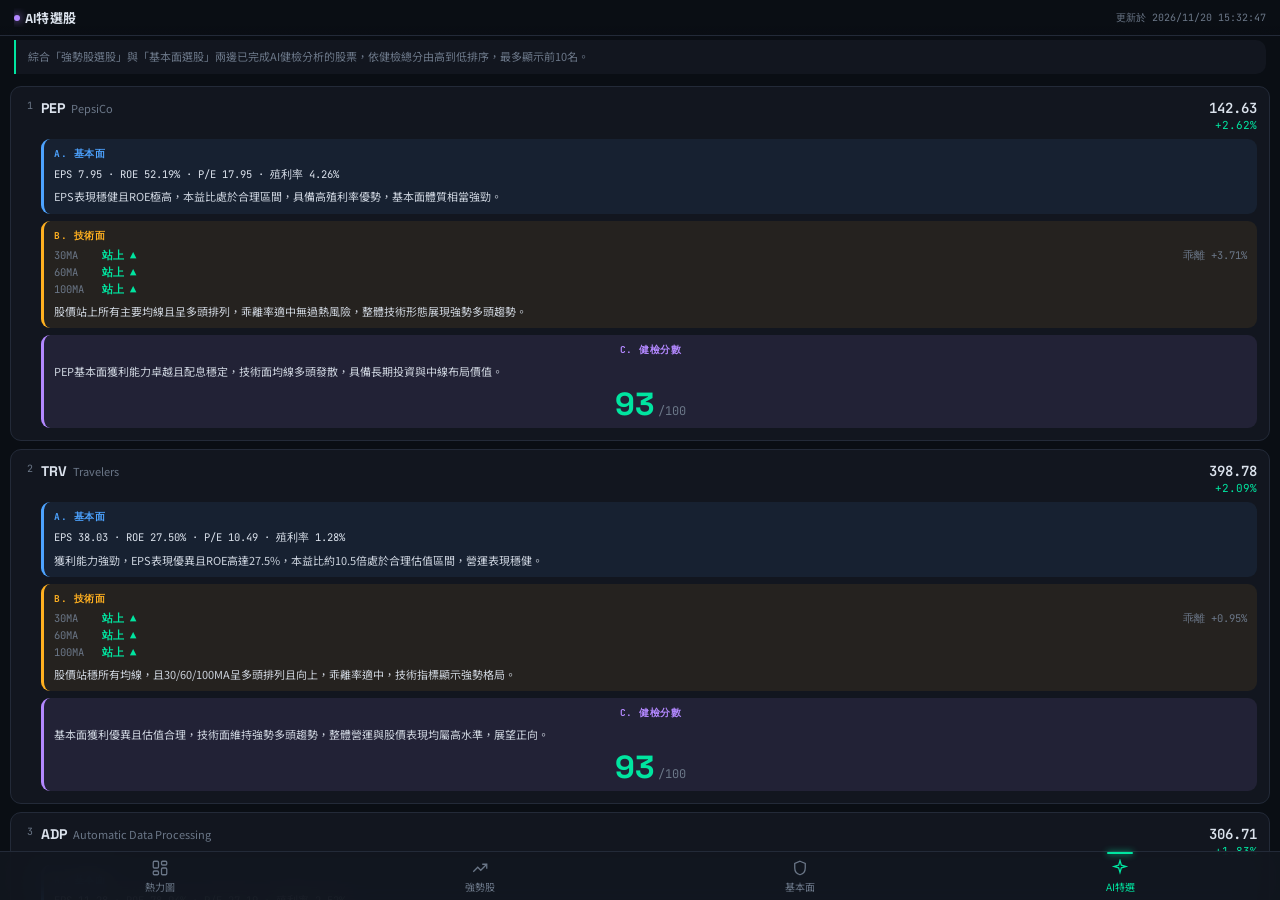
<file: ai-picks.html>
<!DOCTYPE html>
<html lang="zh-Hant">
<head>
<meta charset="UTF-8">
<meta name="viewport" content="width=device-width, initial-scale=1, viewport-fit=cover, maximum-scale=1">
<title>AI特選股｜Market Dashboard</title>
<link rel="preconnect" href="https://fonts.googleapis.com">
<link rel="preconnect" href="https://fonts.gstatic.com" crossorigin>
<link href="https://fonts.googleapis.com/css2?family=Space+Grotesk:wght@500;700&family=JetBrains+Mono:wght@400;600&family=Noto+Sans+TC:wght@400;500;700&display=swap" rel="stylesheet">
<link rel="stylesheet" href="css/style.css">
</head>
<body>

<header class="app-header">
  <h1><span class="dot" style="background:var(--accent-purple); box-shadow:0 0 8px var(--accent-purple);"></span>AI特選股</h1>
  <span class="meta" id="updated-meta">載入中…</span>
</header>

<main>
  <div class="condition-desc" id="condition-desc">—</div>
  <div class="stock-list" id="stock-list"></div>
  <div id="empty" class="empty-state" style="display:none;">
    <strong>沒有可顯示的資料</strong>
    找不到 data/ai_picks.json，請確認 GitHub Actions 是否已產生資料檔。
  </div>
</main>

<nav class="tabbar">
  <a href="index.html">
    <svg viewBox="0 0 24 24"><rect x="3" y="3" width="7" height="9" rx="1.5"/><rect x="14" y="3" width="7" height="5" rx="1.5"/><rect x="14" y="12" width="7" height="9" rx="1.5"/><rect x="3" y="16" width="7" height="5" rx="1.5"/></svg>
    熱力圖
  </a>
  <a href="screener.html">
    <svg viewBox="0 0 24 24"><path d="M3 17l6-6 4 4 8-8"/><path d="M15 7h6v6"/></svg>
    強勢股
  </a>
  <a href="fundamentals.html">
    <svg viewBox="0 0 24 24"><path d="M12 3l7 3v6c0 4.5-3 8-7 9-4-1-7-4.5-7-9V6l7-3z"/></svg>
    基本面
  </a>
  <a href="ai-picks.html" class="active">
    <svg viewBox="0 0 24 24"><path d="M12 2l1.8 6.2L20 10l-6.2 1.8L12 18l-1.8-6.2L4 10l6.2-1.8L12 2z"/></svg>
    AI特選
  </a>
</nav>

<script src="js/ai_picks.js"></script>
</body>
</html>
</file>
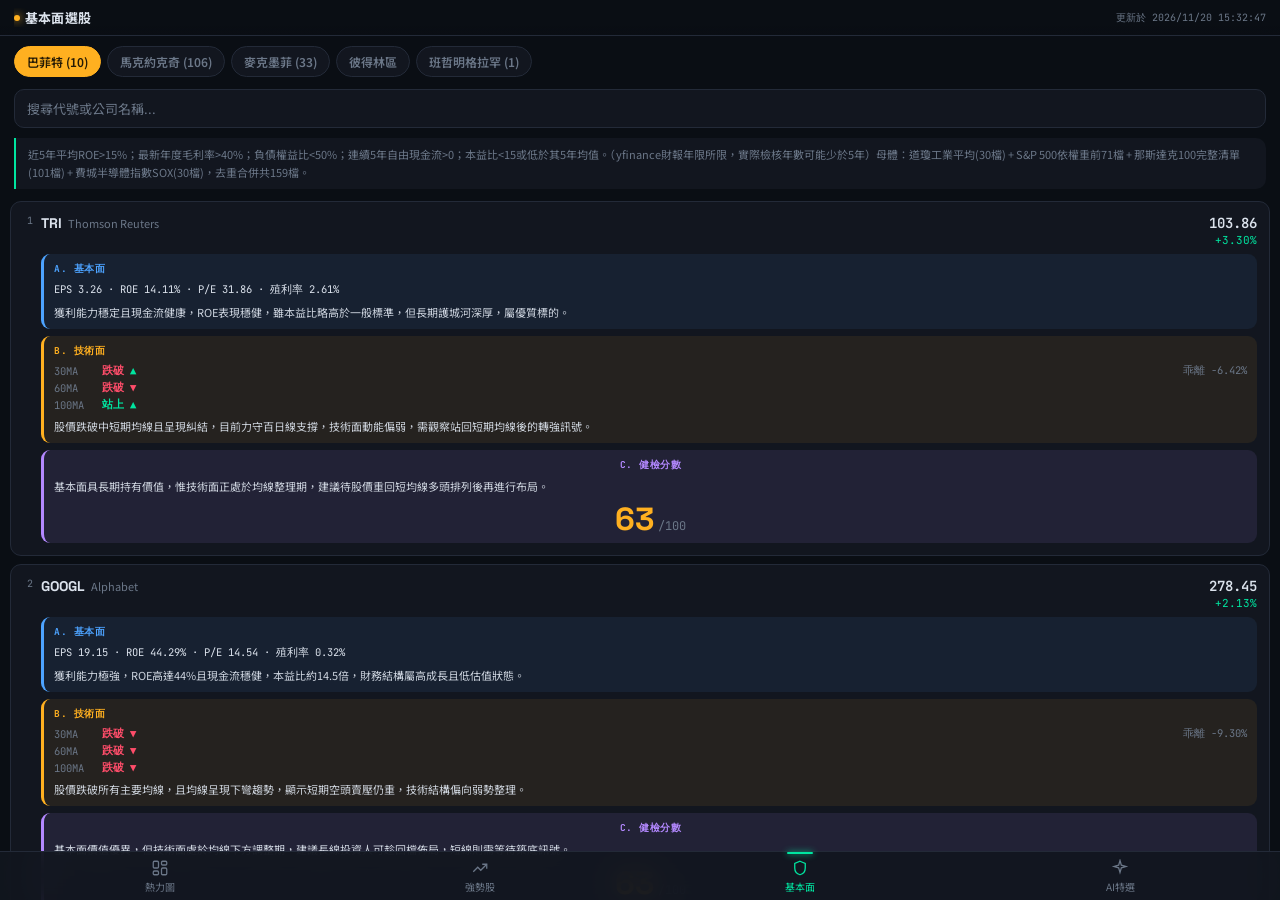
<file: fundamentals.html>
<!DOCTYPE html>
<html lang="zh-Hant">
<head>
<meta charset="UTF-8">
<meta name="viewport" content="width=device-width, initial-scale=1, viewport-fit=cover, maximum-scale=1">
<title>基本面選股｜Market Dashboard</title>
<link rel="preconnect" href="https://fonts.googleapis.com">
<link rel="preconnect" href="https://fonts.gstatic.com" crossorigin>
<link href="https://fonts.googleapis.com/css2?family=Space+Grotesk:wght@500;700&family=JetBrains+Mono:wght@400;600&family=Noto+Sans+TC:wght@400;500;700&display=swap" rel="stylesheet">
<link rel="stylesheet" href="css/style.css">
<style>
  #master-tabs .pill.active{
    color:#241a05;
    background: var(--accent-amber);
    border-color: var(--accent-amber);
  }
</style>
</head>
<body>

<header class="app-header">
  <h1><span class="dot" style="background:var(--accent-amber); box-shadow:0 0 8px var(--accent-amber);"></span>基本面選股</h1>
  <span class="meta" id="updated-meta">載入中…</span>
</header>

<main>
  <div class="pill-row" id="master-tabs"></div>
  <div class="condition-desc" id="condition-desc">—</div>
  <div class="stock-list" id="stock-list"></div>
  <div id="empty" class="empty-state" style="display:none;">
    <strong>沒有可顯示的資料</strong>
    找不到 data/fundamentals.json，請確認 GitHub Actions 是否已產生資料檔。
  </div>
</main>

<nav class="tabbar">
  <a href="index.html">
    <svg viewBox="0 0 24 24"><rect x="3" y="3" width="7" height="9" rx="1.5"/><rect x="14" y="3" width="7" height="5" rx="1.5"/><rect x="14" y="12" width="7" height="9" rx="1.5"/><rect x="3" y="16" width="7" height="5" rx="1.5"/></svg>
    熱力圖
  </a>
  <a href="screener.html">
    <svg viewBox="0 0 24 24"><path d="M3 17l6-6 4 4 8-8"/><path d="M15 7h6v6"/></svg>
    強勢股
  </a>
  <a href="fundamentals.html" class="active">
    <svg viewBox="0 0 24 24"><path d="M12 3l7 3v6c0 4.5-3 8-7 9-4-1-7-4.5-7-9V6l7-3z"/></svg>
    基本面
  </a>
  <a href="ai-picks.html">
    <svg viewBox="0 0 24 24"><path d="M12 2l1.8 6.2L20 10l-6.2 1.8L12 18l-1.8-6.2L4 10l6.2-1.8L12 2z"/></svg>
    AI特選
  </a>
</nav>

<script src="js/fundamentals.js"></script>
</body>
</html>
</file>
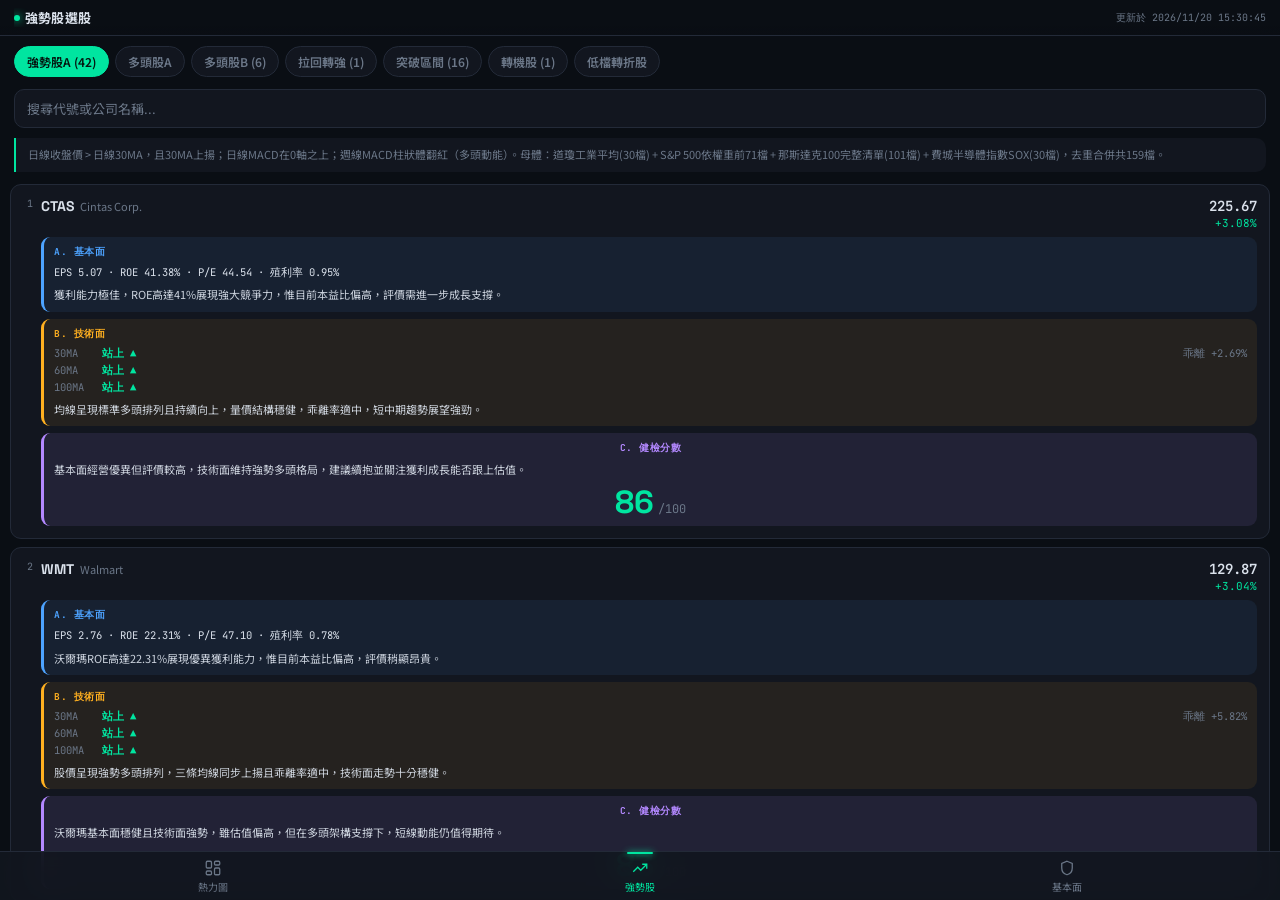
<file: screener.html>
<!DOCTYPE html>
<html lang="zh-Hant">
<head>
<meta charset="UTF-8">
<meta name="viewport" content="width=device-width, initial-scale=1, viewport-fit=cover, maximum-scale=1">
<title>強勢股選股｜Market Dashboard</title>
<link rel="preconnect" href="https://fonts.googleapis.com">
<link rel="preconnect" href="https://fonts.gstatic.com" crossorigin>
<link href="https://fonts.googleapis.com/css2?family=Space+Grotesk:wght@500;700&family=JetBrains+Mono:wght@400;600&family=Noto+Sans+TC:wght@400;500;700&display=swap" rel="stylesheet">
<link rel="stylesheet" href="css/style.css">
</head>
<body>

<header class="app-header">
  <h1><span class="dot"></span>強勢股選股</h1>
  <span class="meta" id="updated-meta">載入中…</span>
</header>

<main>
  <div class="pill-row" id="condition-tabs"></div>
  <div class="condition-desc" id="condition-desc">—</div>
  <div class="stock-list" id="stock-list"></div>
  <div id="empty" class="empty-state" style="display:none;">
    <strong>沒有可顯示的資料</strong>
    找不到 data/screener.json，請確認 GitHub Actions 是否已產生資料檔。
  </div>
</main>

<nav class="tabbar">
  <a href="index.html">
    <svg viewBox="0 0 24 24"><rect x="3" y="3" width="7" height="9" rx="1.5"/><rect x="14" y="3" width="7" height="5" rx="1.5"/><rect x="14" y="12" width="7" height="9" rx="1.5"/><rect x="3" y="16" width="7" height="5" rx="1.5"/></svg>
    熱力圖
  </a>
  <a href="screener.html" class="active">
    <svg viewBox="0 0 24 24"><path d="M3 17l6-6 4 4 8-8"/><path d="M15 7h6v6"/></svg>
    強勢股
  </a>
  <a href="fundamentals.html">
    <svg viewBox="0 0 24 24"><path d="M12 3l7 3v6c0 4.5-3 8-7 9-4-1-7-4.5-7-9V6l7-3z"/></svg>
    基本面
  </a>
</nav>

<script src="js/screener.js"></script>
</body>
</html>
</file>
<file: css/style.css>
/* ========================================================
   Market Dashboard — shared styles
   風格：深色交易終端 (dark trading-desk terminal)
   ======================================================== */

:root{
  --bg:            #0a0e14;
  --bg-panel:      #12161f;
  --bg-panel-2:    #181d29;
  --border:        #232a38;
  --text:          #dbe2ec;
  --text-dim:      #6b7788;
  --accent-green:  #00e5a0;
  --accent-red:    #ff4d6a;
  --accent-amber:  #ffb020;
  --accent-blue:   #4da3ff;
  --accent-purple: #b388ff;

  --font-display:  'Space Grotesk', 'Noto Sans TC', sans-serif;
  --font-body:     'Noto Sans TC', -apple-system, BlinkMacSystemFont, sans-serif;
  --font-mono:     'JetBrains Mono', 'SFMono-Regular', Menlo, monospace;

  --safe-bottom: env(safe-area-inset-bottom, 0px);
  --safe-top: env(safe-area-inset-top, 0px);
}

*{ box-sizing: border-box; -webkit-tap-highlight-color: transparent; }

html,body{
  margin:0; padding:0;
  background: var(--bg);
  color: var(--text);
  font-family: var(--font-body);
  height:100%;
  overscroll-behavior-y: contain;
}

body{
  display:flex;
  flex-direction:column;
  min-height:100dvh;
}

::-webkit-scrollbar{ width:6px; height:6px; }
::-webkit-scrollbar-thumb{ background:var(--border); border-radius:3px; }

/* ---------- Header ---------- */
.app-header{
  position:sticky; top:0; z-index:20;
  padding-top: calc(8px + var(--safe-top));
  padding: calc(8px + var(--safe-top)) 14px 8px;
  background: linear-gradient(180deg, var(--bg) 70%, rgba(10,14,20,0.85));
  backdrop-filter: blur(10px);
  border-bottom: 1px solid var(--border);
  display:flex; align-items:center; justify-content:space-between; gap:8px;
}
.app-header h1{
  font-family: var(--font-display);
  font-size: 13px;
  font-weight: 700;
  letter-spacing: 0.2px;
  margin:0;
  display:flex; align-items:center; gap:5px;
  min-width:0;
  flex:1 1 auto;
  overflow:hidden;
  white-space:nowrap;
  text-overflow:ellipsis;
}
.app-header h1 .dot{
  width:6px; height:6px; border-radius:50%;
  background: var(--accent-green);
  box-shadow: 0 0 8px var(--accent-green);
  display:inline-block;
  animation: pulse 2.2s infinite ease-in-out;
}
@keyframes pulse{ 0%,100%{opacity:1} 50%{opacity:.35} }
.app-header .meta{
  font-family: var(--font-mono);
  flex-shrink:0;
  font-size: 10px;
  color: var(--text-dim);
  white-space:nowrap;
}

/* ---------- Main content area ---------- */
main{
  flex:1 1 auto;
  overflow-y:auto;
  -webkit-overflow-scrolling: touch;
  padding-bottom: calc(66px + var(--safe-bottom));
}

/* ---------- Bottom tab nav (native-app style) ---------- */
.tabbar{
  position:fixed; left:0; right:0; bottom:0; z-index:30;
  display:flex;
  background: rgba(18,22,31,0.92);
  backdrop-filter: blur(14px);
  border-top: 1px solid var(--border);
  padding-bottom: var(--safe-bottom);
}
.tabbar a{
  flex:1;
  display:flex; flex-direction:column; align-items:center; justify-content:center;
  gap:2px;
  padding:7px 4px 6px;
  text-decoration:none;
  color: var(--text-dim);
  font-size:10px;
  font-family: var(--font-body);
  position:relative;
  transition: color .15s ease;
}
.tabbar a svg{ width:18px; height:18px; stroke:currentColor; fill:none; stroke-width:1.7; }
.tabbar a.active{ color: var(--accent-green); }
.tabbar a.active::before{
  content:"";
  position:absolute; top:0; left:50%; transform:translateX(-50%);
  width:26px; height:2px; border-radius:2px;
  background: var(--accent-green);
  box-shadow: 0 0 6px var(--accent-green);
}

/* ---------- Generic components ---------- */
.panel{
  background: var(--bg-panel);
  border:1px solid var(--border);
  border-radius:14px;
}

.pill-row{
  display:flex; gap:6px;
  overflow-x:auto;
  padding: 10px 14px 4px;
  scrollbar-width:none;
}
.pill-row::-webkit-scrollbar{ display:none; }
.pill{
  flex:0 0 auto;
  padding:6px 12px;
  border-radius:999px;
  border:1px solid var(--border);
  background: var(--bg-panel);
  color: var(--text-dim);
  font-size:12px;
  font-family: var(--font-body);
  font-weight:600;
  white-space:nowrap;
  cursor:pointer;
}
.pill.active{
  color:#04140f;
  background: var(--accent-green);
  border-color: var(--accent-green);
}

.up{ color: var(--accent-green); }
.down{ color: var(--accent-red); }
.num{ font-family: var(--font-mono); }

.empty-state{
  margin:32px 16px; padding:22px 18px;
  text-align:center;
  color: var(--text-dim);
  border:1px dashed var(--border);
  border-radius:14px;
  font-size:12px;
  line-height:1.6;
}
.empty-state strong{ color:var(--text); display:block; font-size:13px; margin-bottom:5px; }

.section-title{
  font-family: var(--font-display);
  font-size:12px; font-weight:700;
  color: var(--text-dim);
  letter-spacing:.5px;
  text-transform:uppercase;
  padding: 4px 14px;
}

/* ---------- 條件說明 + 標的清單卡片（強勢股選股 / 基本面選股 共用） ---------- */
.condition-desc{
  margin: 4px 14px 6px;
  padding: 8px 12px;
  font-size:11px;
  line-height:1.6;
  color: var(--text-dim);
  border-left: 2px solid var(--accent-green);
  background: var(--bg-panel);
  border-radius: 0 10px 10px 0;
}
.stock-list{ padding: 6px 10px 16px; display:flex; flex-direction:column; gap:8px; }
.stock-card{
  position:relative;
  display:flex; flex-direction:column; gap:7px;
  padding:12px 12px 12px 30px;
  background: var(--bg-panel);
  border:1px solid var(--border);
  border-radius:11px;
}
.rank{
  font-family:var(--font-mono); font-size:10px; color:var(--text-dim);
  width:18px; text-align:center; flex-shrink:0;
  position:absolute; left:10px; top:12px;
}

/* .badges/.badge 保留給其他頁面使用（例如基本面選股），screener.js 本身已不再顯示選股條件標籤 */
.badges{ display:flex; gap:4px; flex-wrap:wrap; margin-top:1px; }
.badge{
  font-family:var(--font-mono); font-size:9px; font-weight:600;
  padding:1.5px 5px; border-radius:5px;
  background: rgba(0,229,160,0.12); color: var(--accent-green);
  border:1px solid rgba(0,229,160,0.3);
}

/* ---------- 卡片頭：代號/名稱 + 現價/漲跌 ---------- */
.card-header{ display:flex; align-items:flex-start; justify-content:space-between; gap:8px; }
.sym-row{ display:flex; align-items:center; gap:6px; }
.sym{ font-family:var(--font-display); font-weight:700; font-size:14px; }
.name{ font-size:11px; color:var(--text-dim); white-space:nowrap; overflow:hidden; text-overflow:ellipsis; max-width:38vw; }
.head-right{ text-align:right; flex-shrink:0; padding-left:8px; }
.price{ font-family:var(--font-mono); font-size:14px; font-weight:600; }
.chg{ font-family:var(--font-mono); font-size:11px; margin-top:1px; }

/* ---------- 3個色塊區域共用樣式 ---------- */
.sec{
  padding:8px 10px;
  border-radius:9px;
  border-left:3px solid transparent;
}
.sec-title{
  font-family:var(--font-mono); font-size:9.5px; font-weight:700;
  letter-spacing:.06em; text-transform:uppercase;
  margin-bottom:5px;
}
.sec-metrics{ font-family:var(--font-mono); font-size:10.5px; color:var(--text); line-height:1.6; }
.sec-comment{ font-size:11px; line-height:1.65; color:var(--text); opacity:.92; margin-top:5px; }

/* A. 基本面：藍色 */
.sec-fundamental{ background: rgba(77,163,255,0.08); border-left-color: var(--accent-blue); }
.sec-fundamental .sec-title{ color: var(--accent-blue); }

/* B. 技術面：琥珀色 */
.sec-technical{ background: rgba(255,176,32,0.08); border-left-color: var(--accent-amber); }
.sec-technical .sec-title{ color: var(--accent-amber); }
.ma-row{
  font-family:var(--font-mono); font-size:10.5px; color:var(--text);
  display:flex; align-items:center; gap:6px; margin-top:2px;
}
.ma-row:first-of-type{ margin-top:0; }
.ma-label{ color:var(--text-dim); width:42px; flex-shrink:0; }
.ma-above{ color: var(--accent-green); font-weight:600; }
.ma-below{ color: var(--accent-red); font-weight:600; }
.ma-up{ color: var(--accent-green); }
.ma-down{ color: var(--accent-red); }
.ma-bias{ color: var(--text-dim); margin-left:auto; }

/* C. 健檢分數：紫色，分數置中放大 */
.sec-score{ background: rgba(179,136,255,0.10); border-left-color: var(--accent-purple); text-align:center; }
.sec-score .sec-title{ color: var(--accent-purple); }
.sec-score .sec-comment{ text-align:left; }
.score-row{ display:flex; align-items:baseline; justify-content:center; gap:4px; margin-top:8px; }
.score-value{ font-family:var(--font-display); font-weight:900; font-size:32px; line-height:1; color:var(--text); }
.score-max{ font-family:var(--font-mono); font-size:12px; color:var(--text-dim); }
.score-value.score-high{ color: var(--accent-green); }
.score-value.score-mid{ color: var(--accent-amber); }
.score-value.score-low{ color: var(--accent-red); }
.status-note{
  font-family:var(--font-mono); font-size:9.5px; color:var(--text-dim);
  margin-top:6px; text-align:center;
}
.status-note-warn{ color: var(--accent-amber); }

/* ---------- 搜尋框（依代號/名稱過濾卡片列表） ---------- */
.search-box-wrap{ padding: 8px 14px 2px; }
.search-box{
  position:relative;
  display:flex; align-items:center;
}
.search-box input{
  width:100%;
  background: var(--bg-panel);
  border:1px solid var(--border);
  border-radius:10px;
  padding:9px 34px 9px 12px;
  color: var(--text);
  font-family: var(--font-body);
  font-size:13px;
  outline:none;
}
.search-box input::placeholder{ color: var(--text-dim); }
.search-box input:focus{ border-color: var(--accent-green); }
.search-box .clear-btn{
  position:absolute; right:8px; top:50%; transform:translateY(-50%);
  width:20px; height:20px; border-radius:50%;
  background: var(--border); color: var(--text-dim);
  border:none; font-size:12px; line-height:1; cursor:pointer;
  display:none; align-items:center; justify-content:center;
}
.search-box.has-value .clear-btn{ display:flex; }
.search-result-count{
  font-family: var(--font-mono); font-size:10.5px; color: var(--text-dim);
  padding: 4px 14px 0;
}
</file>
